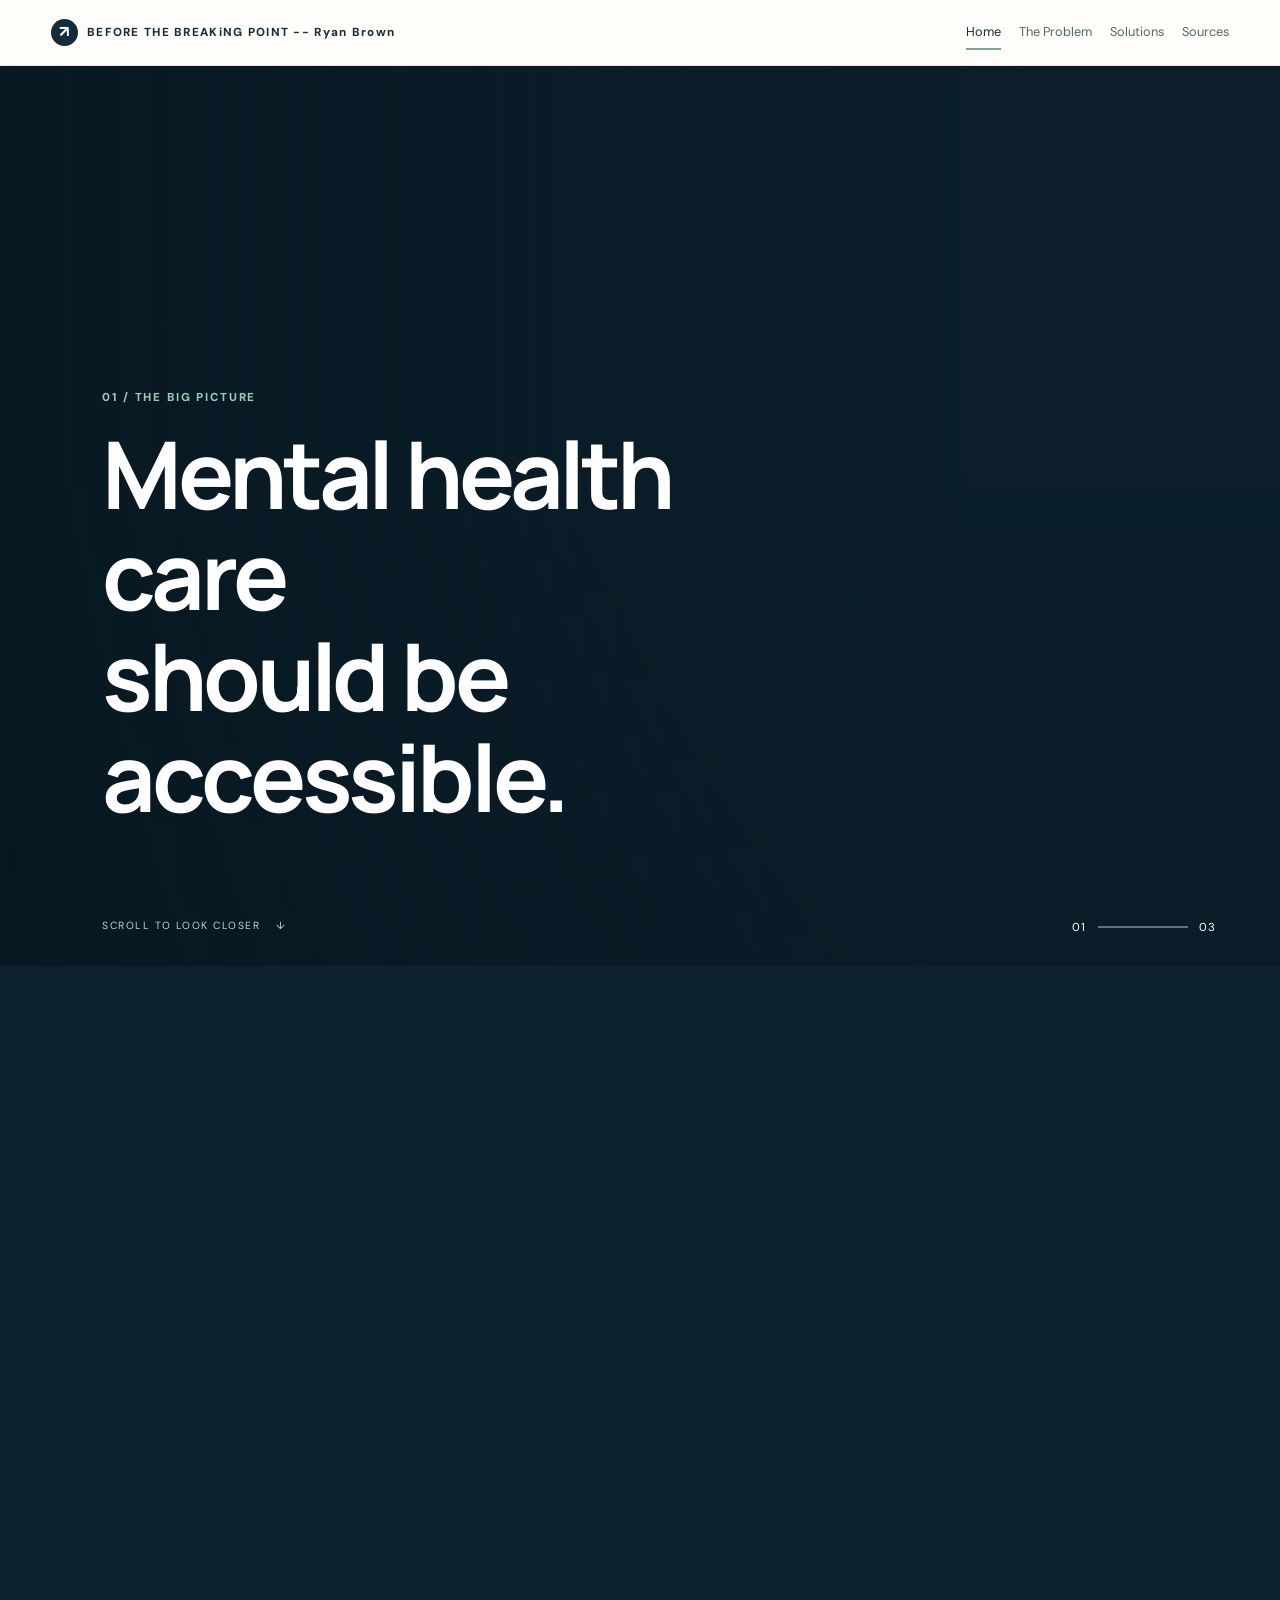
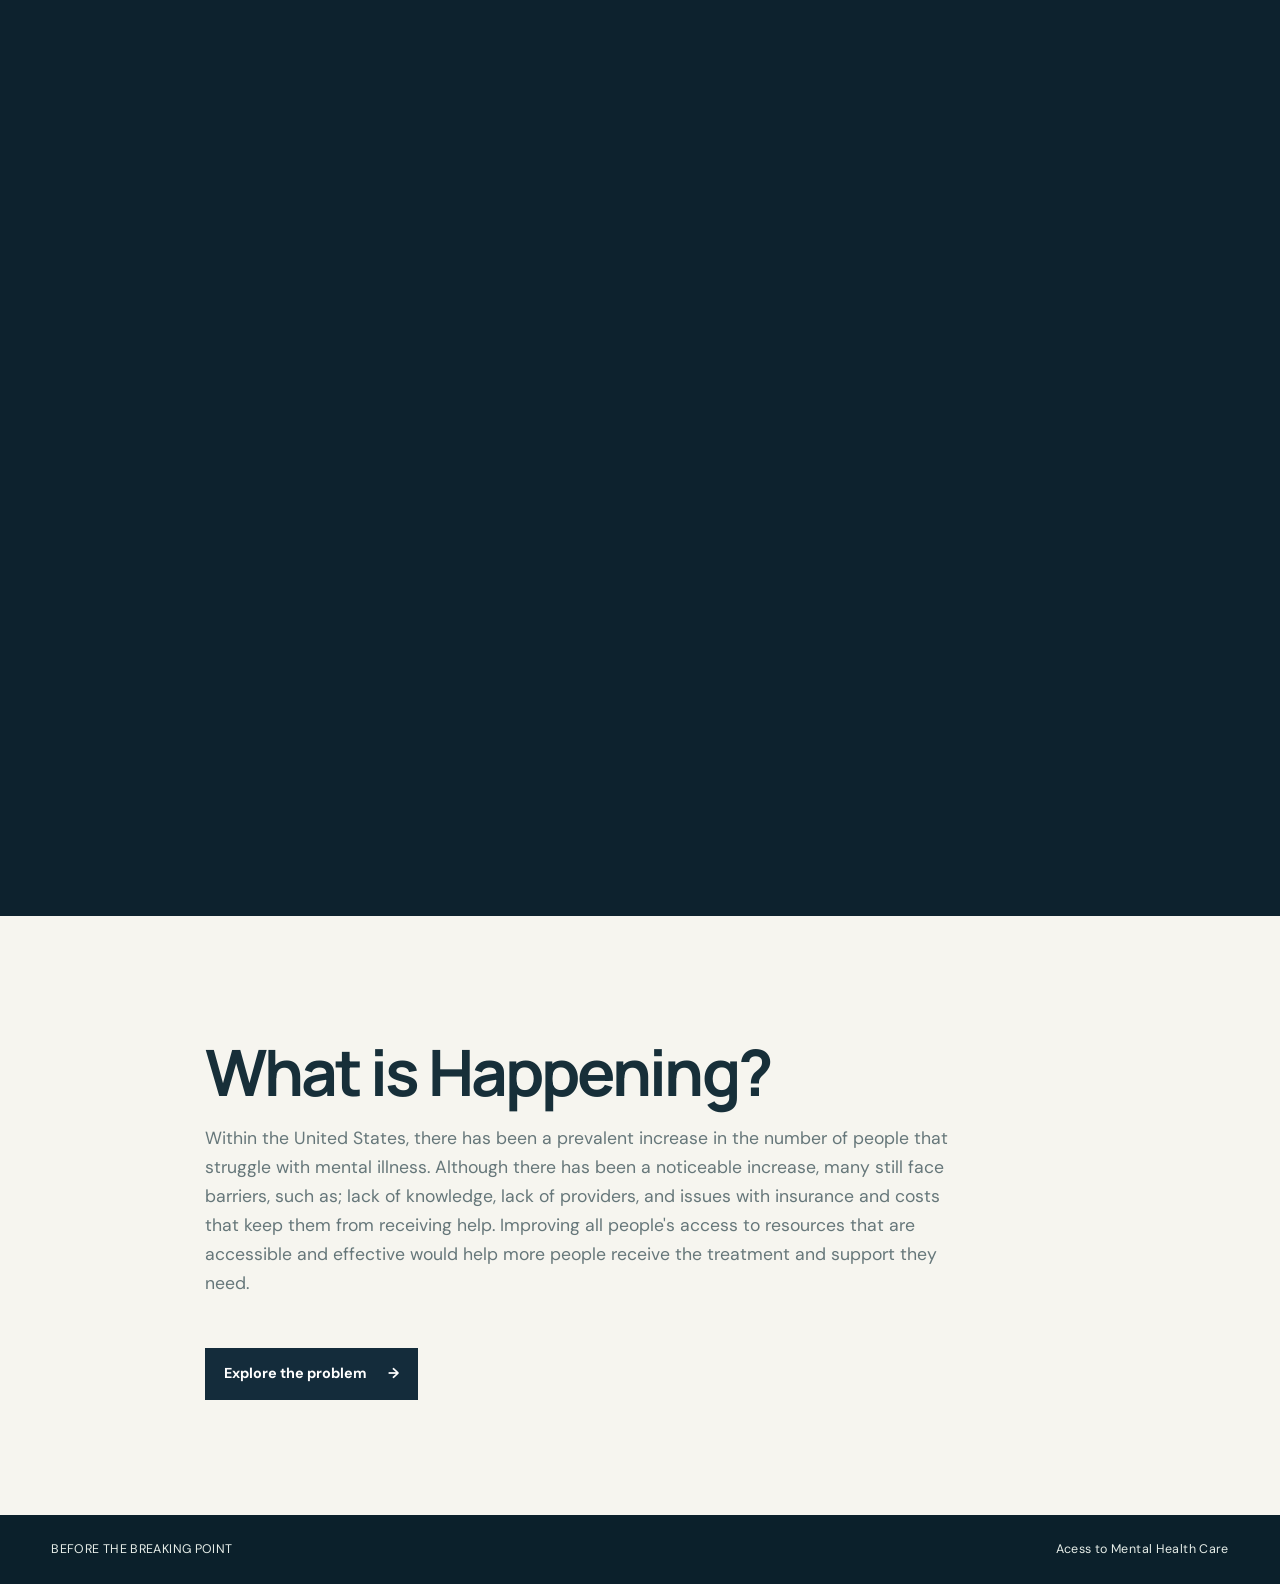
<file: index.html>
<!doctype html>
<html lang="en">
<head>
  <meta charset="utf-8">
  <meta name="viewport" content="width=device-width, initial-scale=1">
  <meta name="description" content="Home — Before the Breaking Point">
  <title>Home — Before the Breaking Point</title>
  <link rel="stylesheet" href="assets/style.css">
  <script src="assets/site.js" defer></script>
</head>
<body>
  <header class="site-header">
    <a class="brand" href="index.html"><span class="brand-mark">↗</span> BEFORE THE BREAKiNG POINT -- Ryan Brown</a>
    <button class="menu-toggle" aria-expanded="false" aria-controls="site-nav">Menu</button>
    <nav id="site-nav" class="site-nav" aria-label="Main navigation"><a class="active" href="index.html">Home</a>
<a  href="problem.html">The Problem</a>
<a  href="solutions.html">Solutions</a>
<a  href="sources.html">Sources</a></nav>
  </header>
  <main>
    <section class="zoom-journey" aria-label="Home scroll zoom story">
      <div class="zoom-stage">
        
      <article class="zoom-scene scene-0" data-index="0" style="--scene-image:url('https://flushinghospital.org/newsletter/wp-content/uploads/2024/11/GettyImages-1886286537.jpg')">
        <div class="scene-tint"></div>
        <div class="scene-copy">
          <p class="eyebrow">01 / THE BIG PICTURE</p>
          <h1>Mental health care<br>should be accessible.</h1>
        </div>
      </article>
      <article class="zoom-scene scene-1" data-index="1" style="--scene-image:url('https://www.ellucian.com/files/2026-08/news-image-new-ellucian-survey-finds-56-college-students-are-employed-full-time-89-would-change.jpg')">
        <div class="scene-tint"></div>
        <div class="scene-copy">
          <p class="eyebrow">02 / THE HIDDEN STRUGGLE</p>
          <h1>You can't always see<br>what someone is facing.</h1>
        </div>
      </article>
      <article class="zoom-scene scene-2" data-index="2" style="--scene-image:url('https://www.columbiasouthern.edu/hubfs/Imported_Blog_Media/stess-in-workplace-1.jpg')">
        <div class="scene-tint"></div>
        <div class="scene-copy">
          <p class="eyebrow">03 / THE QUESTION</p>
          <h1>What stands between<br>need and support?</h1>
        </div>
      </article>
        <div class="progress"><span id="progress-number">01</span><span class="progress-track"><i id="progress-fill"></i></span><span>03</span></div>
        <div class="scroll-hint">SCROLL TO LOOK CLOSER <span>↓</span></div>
      </div>
      <div class="scroll-length" aria-hidden="true"><div></div><div></div><div></div></div>
    </section>
    <section class="page-content">
      <h2>What is Happening?</h2>
      <p class="content-intro">Within the United States, there has been a prevalent increase in the number of people that struggle with mental illness. Although there has been a noticeable increase, many still face barriers, such as; lack of knowledge, lack of providers, and issues with insurance and costs that keep them from receiving help. Improving all people's access to resources that are accessible and effective would help more people receive the treatment and support they need.</p>
      
      
      <a class="next-button" href="problem.html">Explore the problem <span aria-hidden="true">→</span></a>
    </section>
  </main>
  <footer><span>BEFORE THE BREAKING POINT</span><span>Acess to Mental Health Care</span></footer>
</body>
</html>
</file>
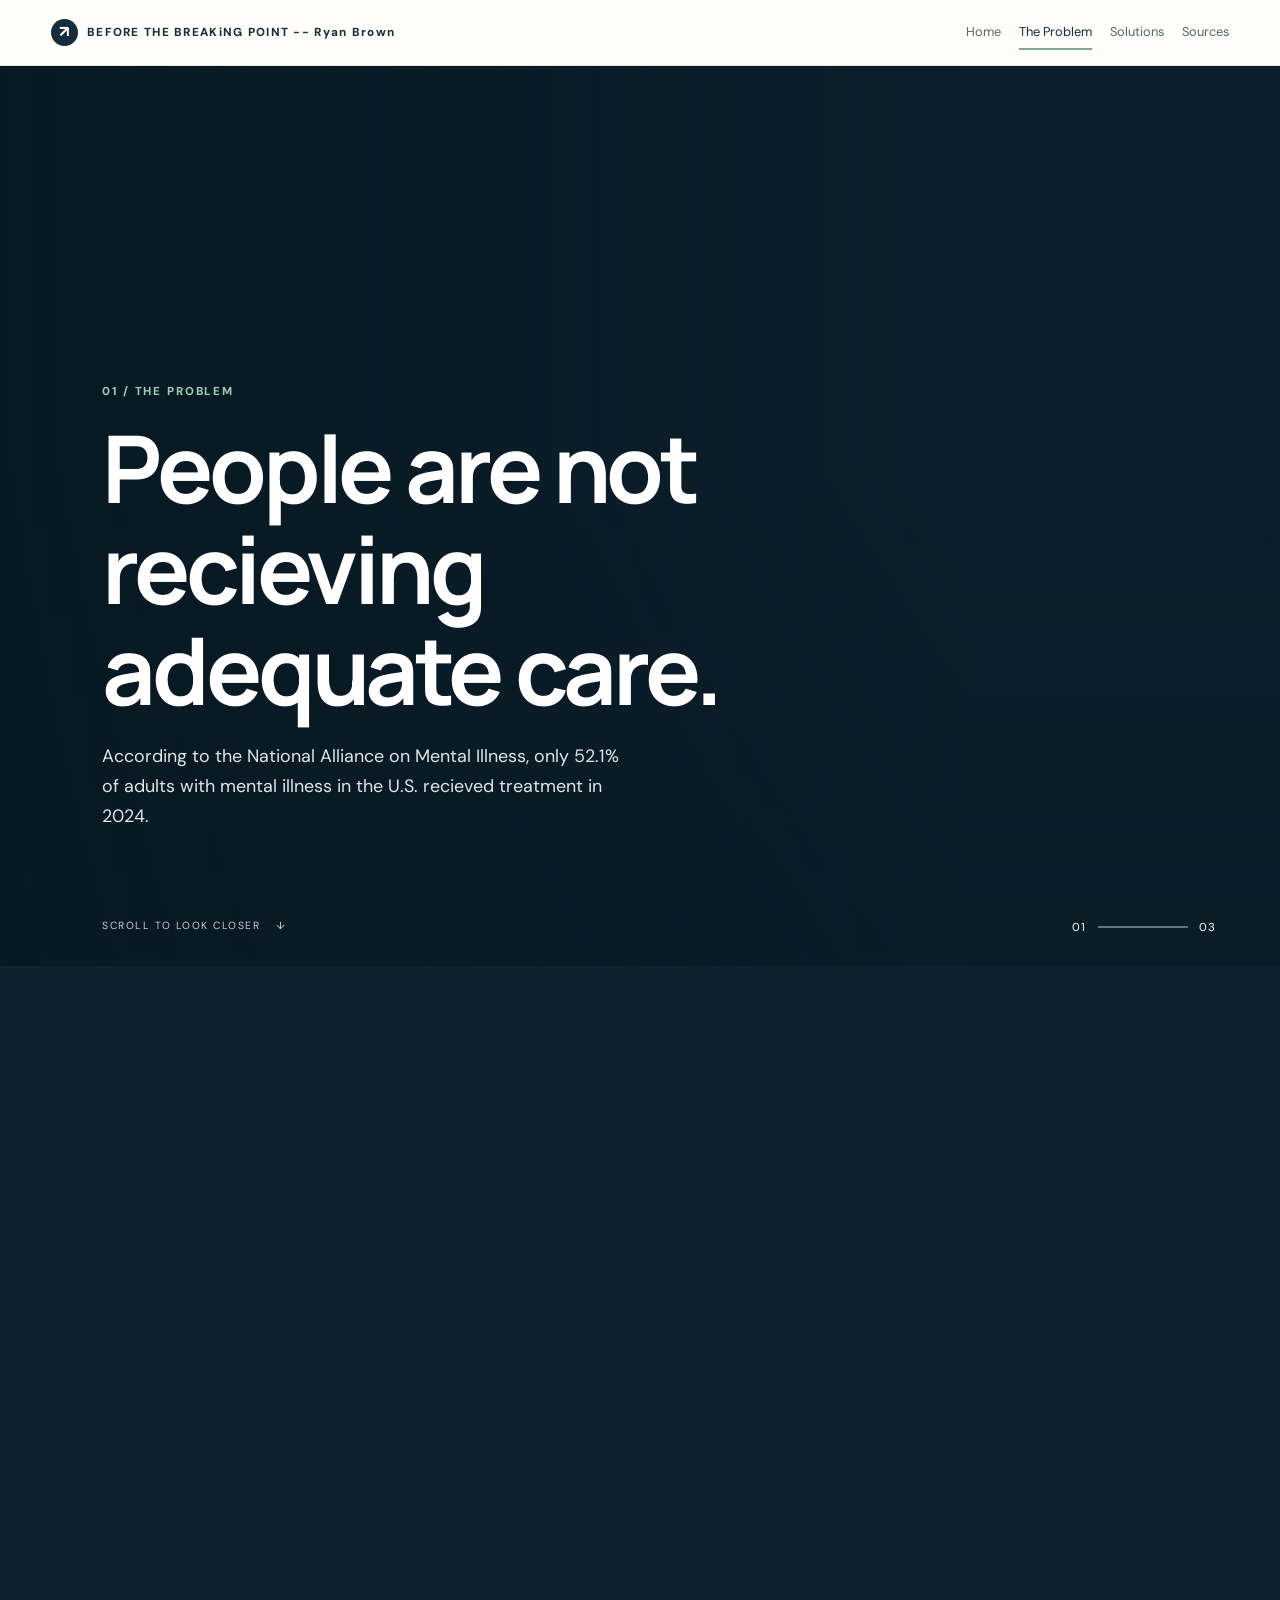
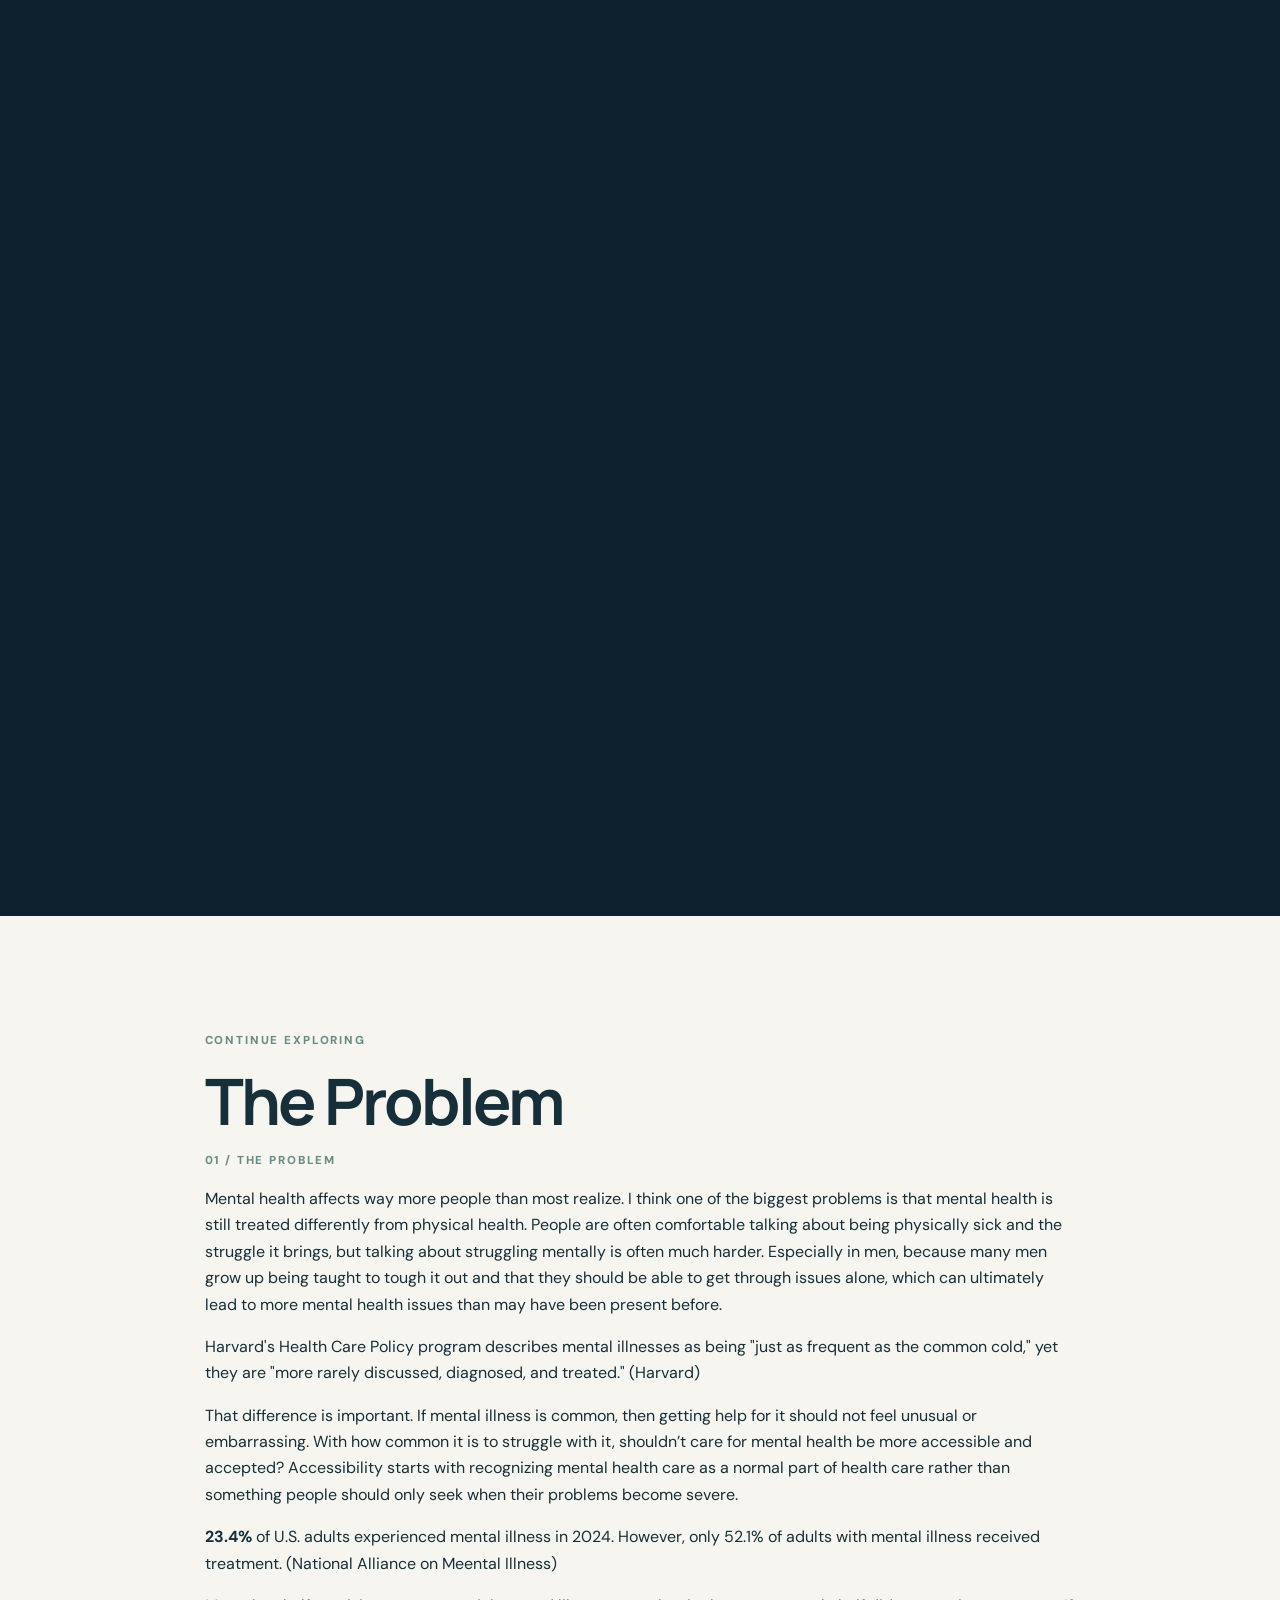
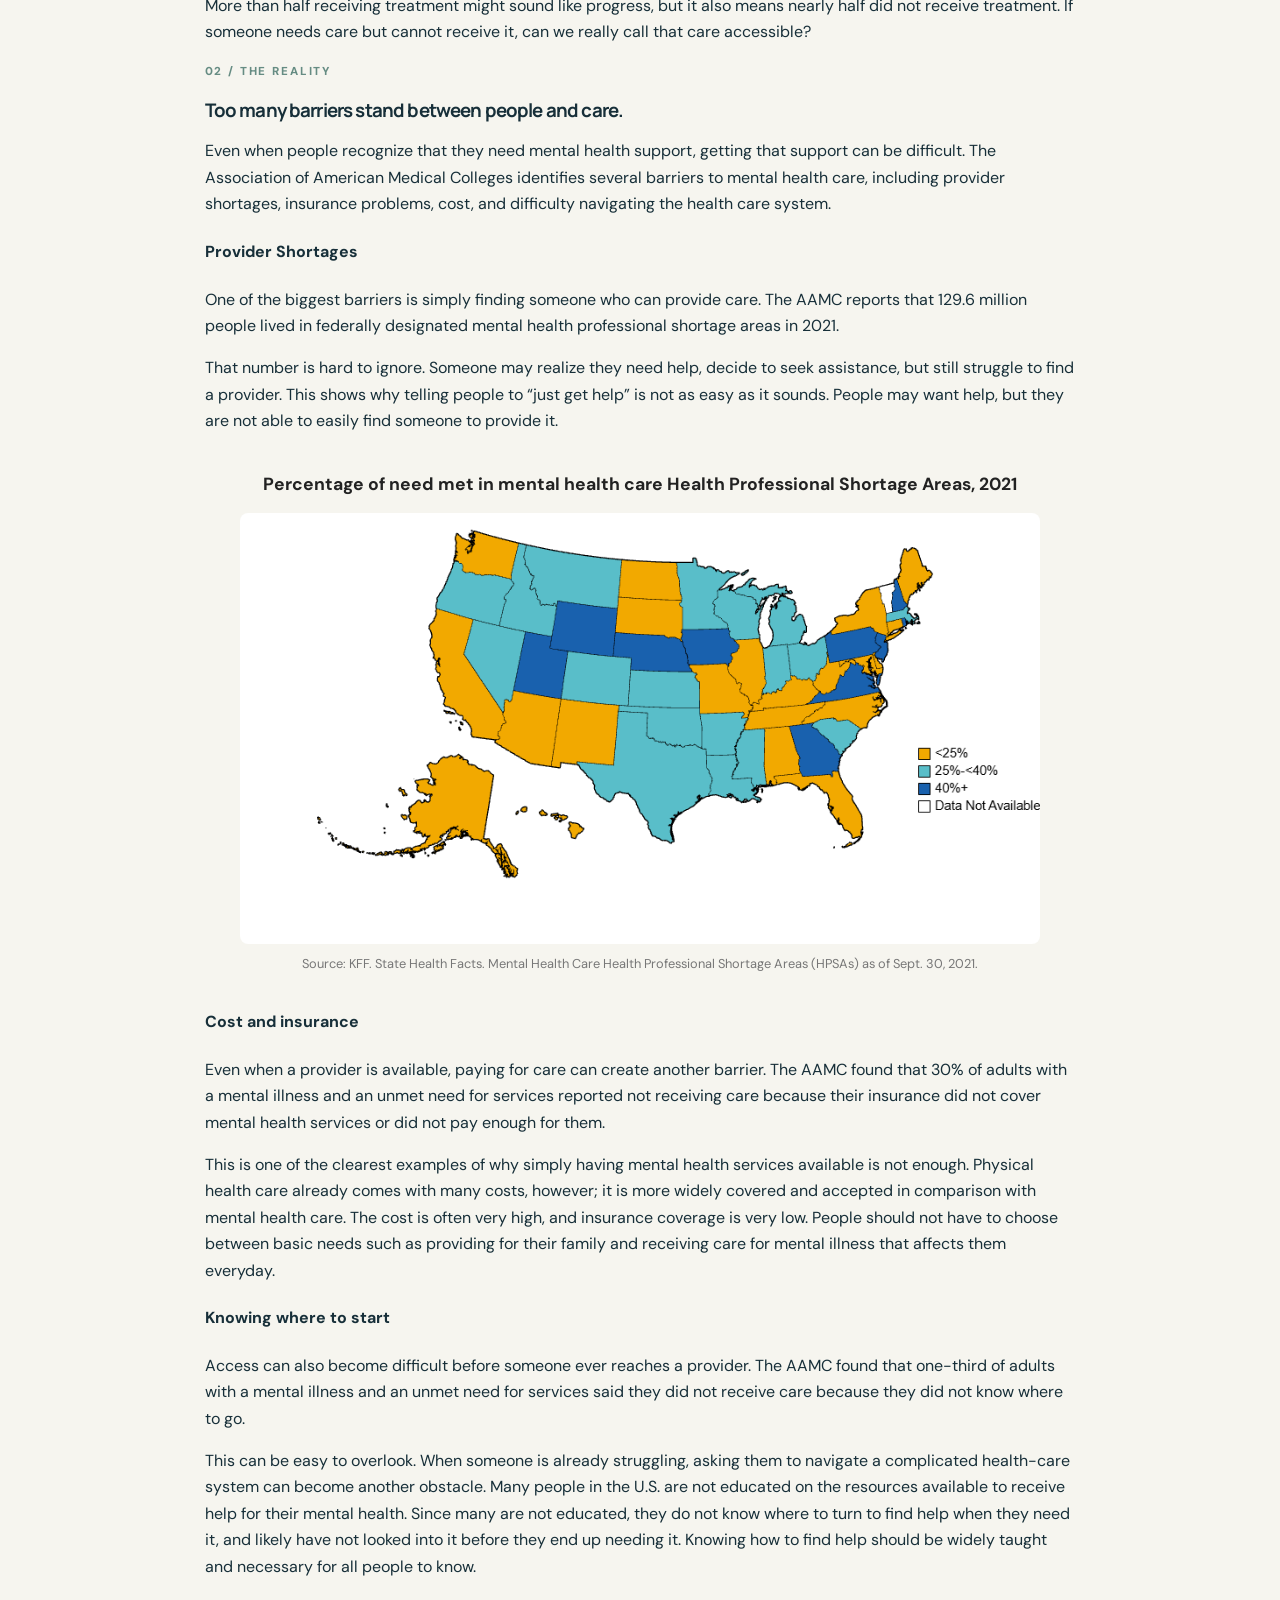
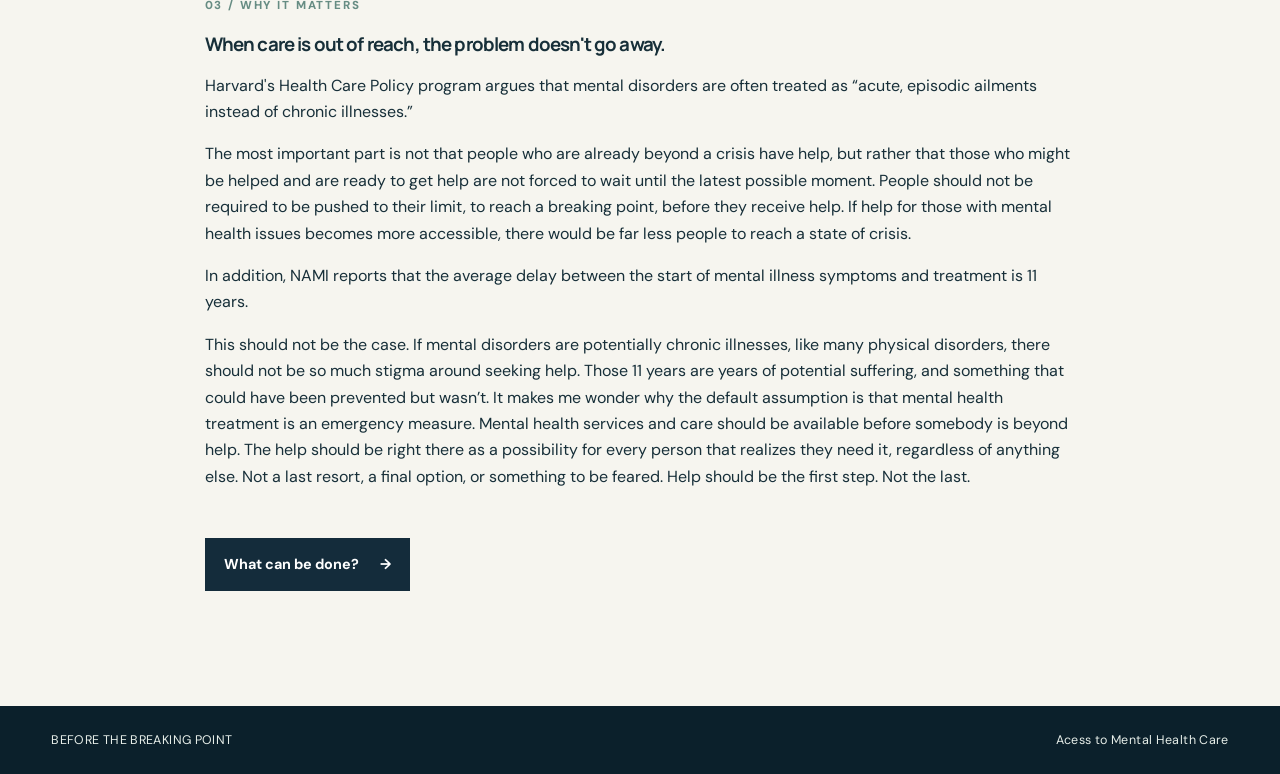
<file: problem.html>
<!doctype html>
<html lang="en">
<head>
  <meta charset="utf-8">
  <meta name="viewport" content="width=device-width, initial-scale=1">
  <meta name="description" content="The Problem — Before the Breaking Point">
  <title>The Problem — Before the Breaking Point</title>
  <link rel="stylesheet" href="assets/style.css">
  <script src="assets/site.js" defer></script>
</head>
<body>
  <header class="site-header">
    <a class="brand" href="index.html"><span class="brand-mark">↗</span> BEFORE THE BREAKiNG POINT -- Ryan Brown</a>
    <button class="menu-toggle" aria-expanded="false" aria-controls="site-nav">Menu</button>
    <nav id="site-nav" class="site-nav" aria-label="Main navigation"><a  href="index.html">Home</a>
<a class="active" href="problem.html">The Problem</a>
<a  href="solutions.html">Solutions</a>
<a  href="sources.html">Sources</a></nav>
  </header>
  <main>
    <section class="zoom-journey" aria-label="The Problem scroll zoom story">
      <div class="zoom-stage">
        
      <article class="zoom-scene scene-0" data-index="0" style="--scene-image:url('https://img.magnific.com/free-photo/hospital-hallway-perspective_23-2152005929.jpg?semt=ais_hybrid&w=740&q=80')">
        <div class="scene-tint"></div>
        <div class="scene-copy">
          <p class="eyebrow">01 / THE PROBLEM</p>
          <h1>People are not<br>recieving <br>adequate care.</h1>
          <p class="scene-description">According to the National Alliance on Mental Illness, only 52.1% of adults with mental illness in the U.S. recieved treatment in 2024. </p>
        </div>
      </article>
      <article class="zoom-scene scene-1" data-index="1" style="--scene-image:url('https://static.vecteezy.com/system/resources/thumbnails/072/502/784/small/young-person-trapped-behind-metal-bars-symbolizing-confinement-and-despair-photo.jpg')">
        <div class="scene-tint"></div>
        <div class="scene-copy">
          <p class="eyebrow">02 / THE REALITY</p>
          <h1>Barriers stand<br>between people and care.</h1>
          <p class="scene-description">In 2020, among adults aged 18 or older who had any mental illness in the past year and a perceived unmet need for services, 30% reported not receiving care because their health insurance did not cover any mental health services or did not pay enough for mental health services. (AAMC)</p>
        </div>
      </article>
      <article class="zoom-scene scene-2" data-index="2" style="--scene-image:url('https://cdn.dribbble.com/userupload/34957268/file/original-d750704a0057526f1fd37c4559c482a9.jpg')">
        <div class="scene-tint"></div>
        <div class="scene-copy">
          <p class="eyebrow">03 / WHY IT MATTERS</p>
          <h1>When care is out of reach, The problem doesn't go away.</h1>
          <p class="scene-description">Mental health can affect relationships, work, school, and everyday life. Getting support can change your life.</p>
        </div>
      </article>
        <div class="progress"><span id="progress-number">01</span><span class="progress-track"><i id="progress-fill"></i></span><span>03</span></div>
        <div class="scroll-hint">SCROLL TO LOOK CLOSER <span>↓</span></div>
      </div>
      <div class="scroll-length" aria-hidden="true"><div></div><div></div><div></div></div>
    </section>
   <section class="page-content">

  <p class="eyebrow">Continue exploring</p>
  <h2>The Problem</h2>

  </p>


  <!-- 01 / THE PROBLEM -->
  <article class="argument-section">

    <p class="eyebrow">01 / THE PROBLEM</p>


    <p>
      Mental health affects way more people than most realize. I think one of the biggest problems is that mental health is still treated differently from physical health. People are often comfortable talking about being physically sick and the struggle it brings, but talking about struggling mentally is often much harder. Especially in men, because many men grow up being taught to tough it out and that they should be able to get through issues alone, which can ultimately lead to more mental health issues than may have been present before.

    </p>

    <p>
      Harvard's Health Care Policy program describes mental illnesses as being
      "just as frequent as the common cold," yet they are "more rarely
      discussed, diagnosed, and treated."
      <span class="citation">(Harvard)</span>
    </p>

    <p>
      That difference is important. If mental illness is common, then getting help for it should not feel unusual or embarrassing. With how common it is to struggle with it, shouldn’t care for mental health be more accessible and accepted? Accessibility starts with recognizing mental health care as a normal part of health care rather than something people should only seek when their problems become severe.
    </p>

    <div class="evidence-box">
      <strong>23.4%</strong>
      <span>of U.S. adults experienced mental illness in 2024. However, only 52.1% of adults with mental illness received treatment.
</span>
      <span class="citation">(National Alliance on Meental Illness)</span>
    </div>

    <p>
      More than half receiving treatment might sound like progress, but it also means nearly half did not receive treatment. If someone needs care but cannot receive it, can we really call that care accessible? 

    </p>

  </article>


  <!-- 02 / THE REALITY -->
  <article class="argument-section">

    <p class="eyebrow">02 / THE REALITY</p>

    <h3>Too many barriers stand between people and care.</h3>

    <p>
      Even when people recognize that they need mental health support, getting
      that support can be difficult. The Association of American Medical
      Colleges identifies several barriers to mental health care, including
      provider shortages, insurance problems, cost, and difficulty navigating
      the health care system.
    </p>


    <h4>Provider Shortages</h4>

    <p>
      One of the biggest barriers is simply finding someone who can provide care. The AAMC reports that 129.6 million people lived in federally designated mental health professional shortage areas in 2021.
    </p>

    <p>
That number is hard to ignore. Someone may realize they need help, decide to seek assistance, but still struggle to find a provider. This shows why telling people to “just get help” is not as easy as it sounds. People may want help, but they are not able to easily find someone to provide it.
    </p>
<figure class="research-visual">
  <p class="graph-description">
    Percentage of need met in mental health care Health Professional Shortage Areas, 2021
  </p>

  <img
    src="assets/Provider Shortage Map.png"
    alt=""
  />

  <figcaption class="graph-source">
    Source: KFF. State Health Facts. Mental Health Care Health Professional Shortage Areas (HPSAs) as of Sept. 30, 2021.
  </figcaption>
</figure>

    <h4>Cost and insurance</h4>

    <p>
      Even when a provider is available, paying for care can create another barrier. The AAMC found that 30% of adults with a mental illness and an unmet need for services reported not receiving care because their insurance did not cover mental health services or did not pay enough for them.
    </p>

    <p>
      This is one of the clearest examples of why simply having mental health services available is not enough. Physical health care already comes with many costs, however; it is more widely covered and accepted in comparison with mental health care. The cost is often very high, and insurance coverage is very low. People should not have to choose between basic needs such as providing for their family and receiving care for mental illness that affects them everyday. 

    </p>


    <h4>Knowing where to start</h4>

    <p>
      Access can also become difficult before someone ever reaches a provider.
      The AAMC found that one-third of adults with a mental illness and an
      unmet need for services said they did not receive care because they
      did not know where to go.
    </p>

    <p>
      This can be easy to overlook. When someone is already struggling, asking them to navigate a complicated health-care system can become another obstacle. Many people in the U.S. are not educated on the resources available to receive help for their mental health. Since many are not educated, they do not know where to turn to find help when they need it, and likely have not looked into it before they end up needing it. Knowing how to find help should be widely taught and necessary for all people to know.
    </p>

  </article>


  <!-- 03 / WHY IT MATTERS -->
  <article class="argument-section">

    <p class="eyebrow">03 / WHY IT MATTERS</p>

    <h3>When care is out of reach, the problem doesn't go away.</h3>

    <p>
      Harvard's Health Care Policy program argues that mental disorders are often treated as “acute, episodic ailments instead of chronic illnesses.”
    </p>

    <p>
      The most important part is not that people who are already beyond a crisis have help, but rather that those who might be helped and are ready to get help are not forced to wait until the latest possible moment. People should not be required to be pushed to their limit, to reach a breaking point, before they receive help. If help for those with mental health issues becomes more accessible, there would be far less people to reach a state of crisis.

    </p>

    <div class="evidence-box">
      <span>In addition, NAMI reports that the average delay between the start of mental illness symptoms and treatment is 11 years.</span>
    </div>

    <p>
      This should not be the case. If mental disorders are potentially chronic illnesses, like many physical disorders, there should not be so much stigma around seeking help. Those 11 years are years of potential suffering, and something that could have been prevented but wasn’t. It makes me wonder why the default assumption is that mental health treatment is an emergency measure. Mental health services and care should be available before somebody is beyond help. The help should be right there as a possibility for every person that realizes they need it, regardless of anything else. Not a last resort, a final option, or something to be feared. Help should be the first step. Not the last.
    </p>


  </article>


  <a class="next-button" href="solutions.html">
    What can be done? <span aria-hidden="true">→</span>
  </a>

</section>
  </main>
  <footer><span>BEFORE THE BREAKING POINT</span><span>Acess to Mental Health Care</span></footer>
</body>
</html>
</file>
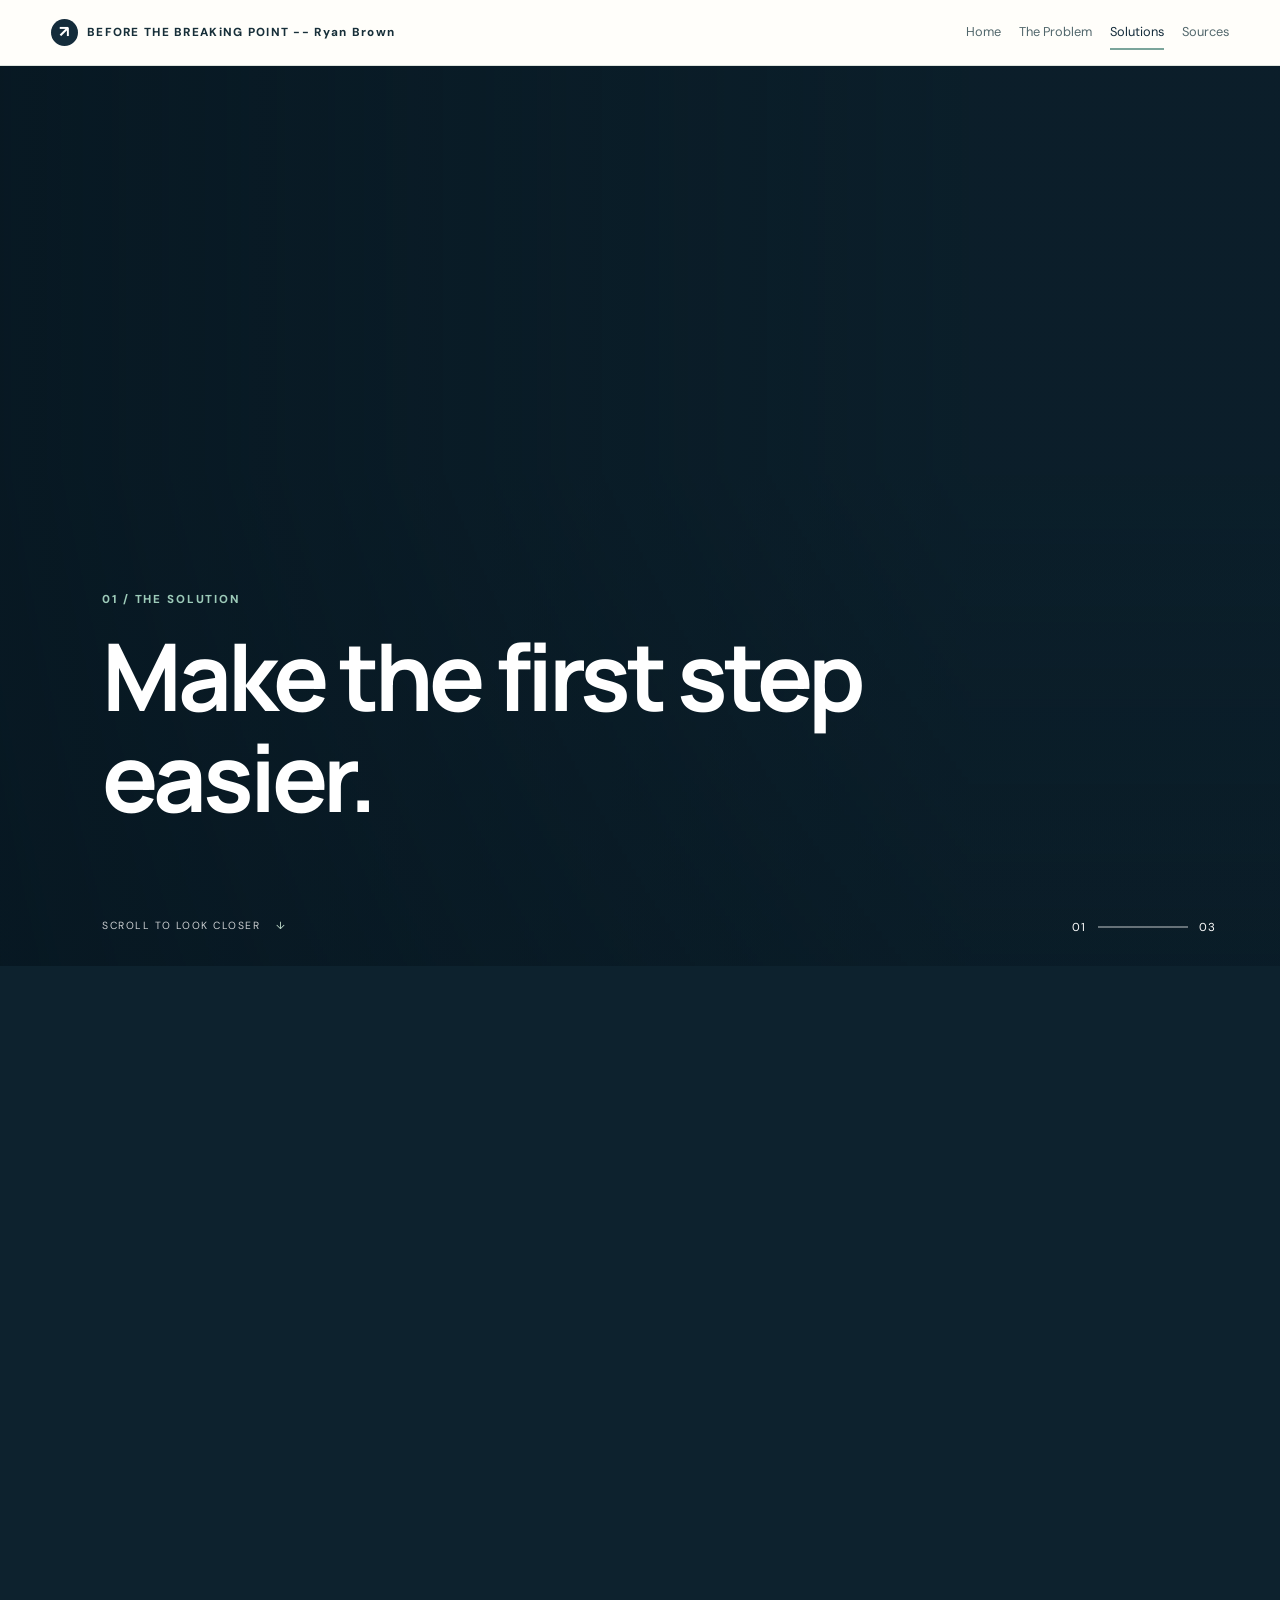
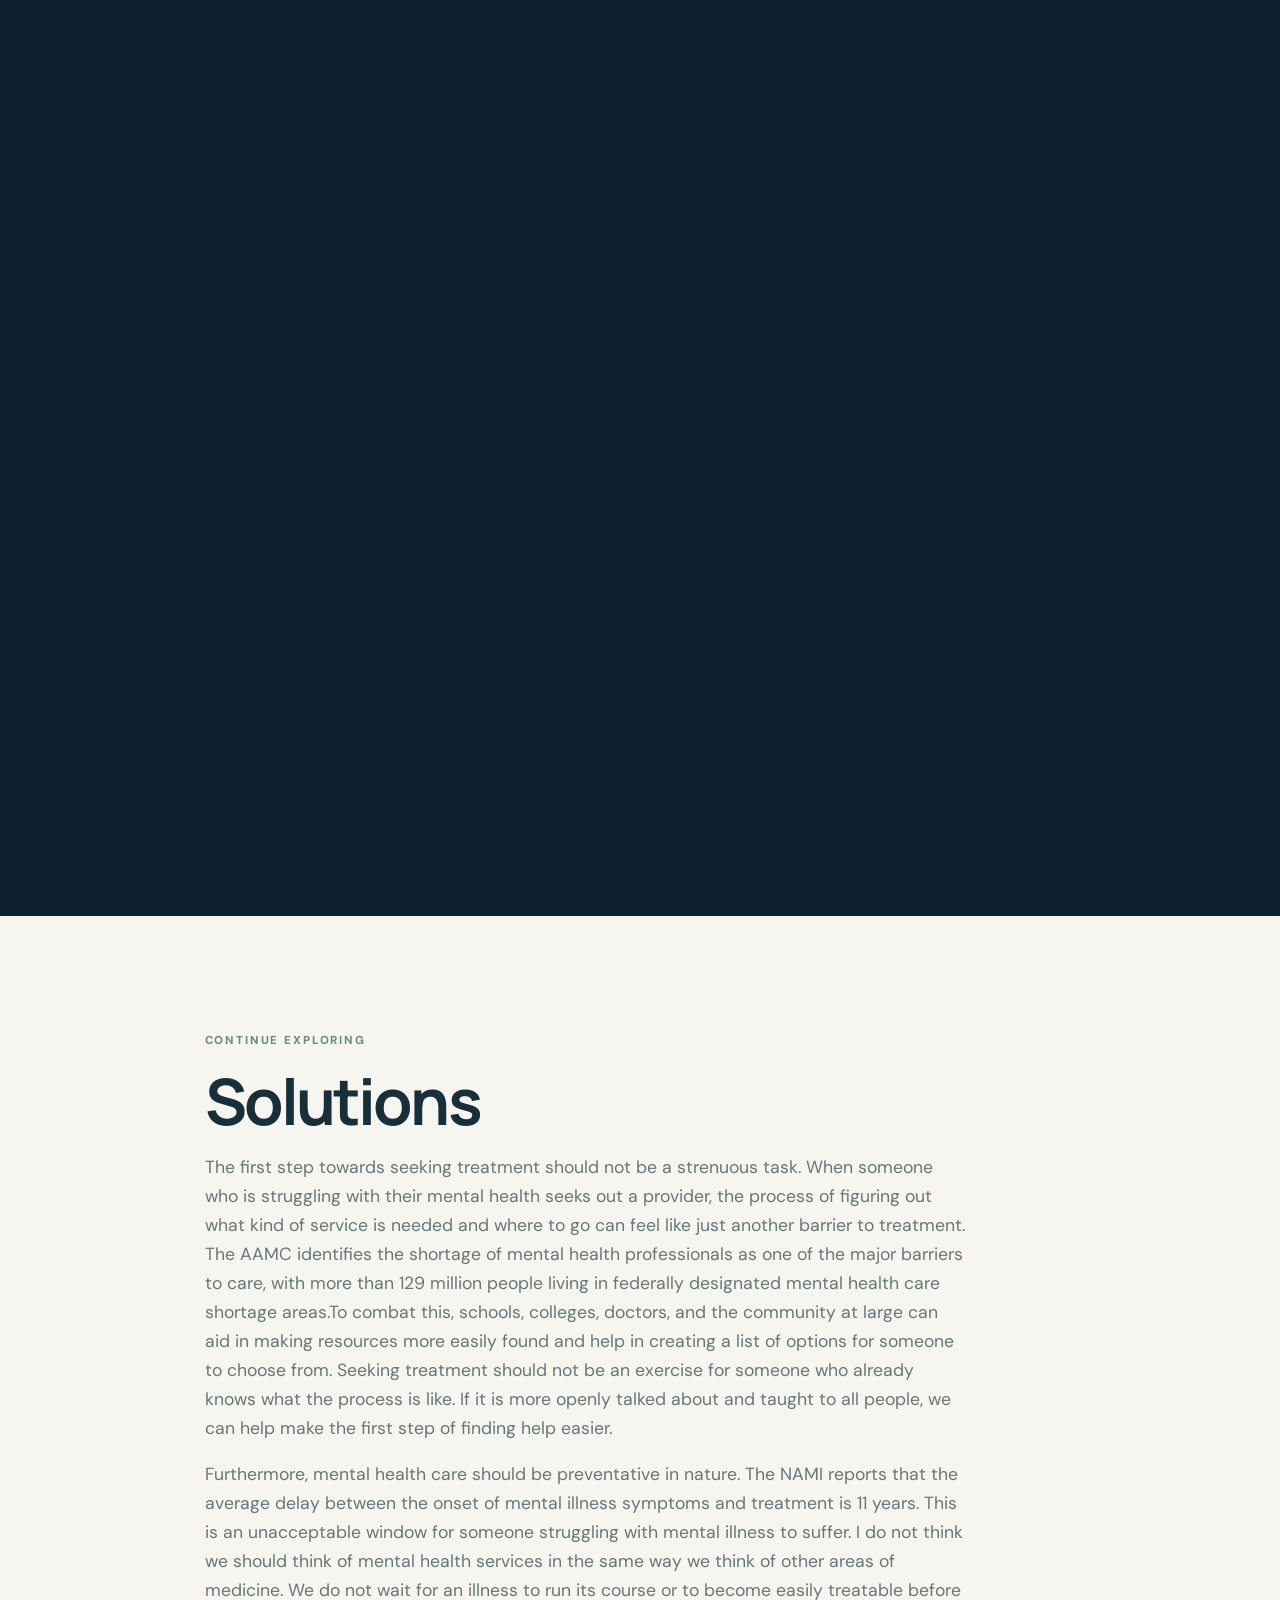
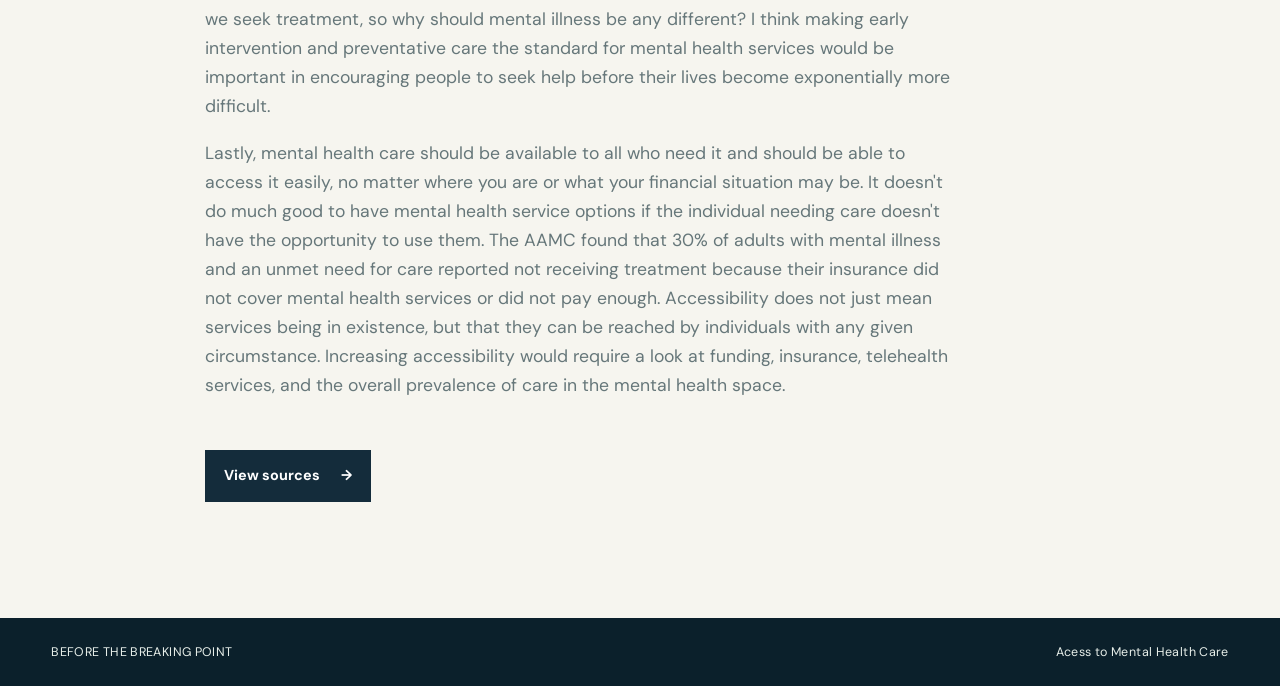
<file: solutions.html>
<!doctype html>
<html lang="en">
<head>
  <meta charset="utf-8">
  <meta name="viewport" content="width=device-width, initial-scale=1">
  <meta name="description" content="Solutions — Before the Breaking Point">
  <title>Solutions — Before the Breaking Point</title>
  <link rel="stylesheet" href="assets/style.css">
  <script src="assets/site.js" defer></script>
</head>
<body>
  <header class="site-header">
    <a class="brand" href="index.html"><span class="brand-mark">↗</span> BEFORE THE BREAKiNG POINT -- Ryan Brown</a>
    <button class="menu-toggle" aria-expanded="false" aria-controls="site-nav">Menu</button>
    <nav id="site-nav" class="site-nav" aria-label="Main navigation"><a  href="index.html">Home</a>
<a  href="problem.html">The Problem</a>
<a class="active" href="solutions.html">Solutions</a>
<a  href="sources.html">Sources</a></nav>
  </header>
  <main>
    <section class="zoom-journey" aria-label="Solutions scroll zoom story">
      <div class="zoom-stage">
        
      <article class="zoom-scene scene-0" data-index="0" style="--scene-image:url('https://therapeuticalliancesuites.com/wp-content/uploads/2025/04/Image-Jun-30-2025-10_38_48-PM.png')">
        <div class="scene-tint"></div>
        <div class="scene-copy">
          <p class="eyebrow">01 / THE SOLUTION</p>
          <h1>Make the first step easier.</h1>
        </div>
      </article>
      <article class="zoom-scene scene-1" data-index="1" style="--scene-image:url('https://img.stablecog.com/insecure/1024w/aHR0cHM6Ly9iLnN0YWJsZWNvZy5jb20vZGI1M2QzNDYtNjEwMy00NjYxLWE2N2YtYzY3ODc5NTFmYjFhLmpwZWc.webp')">
        <div class="scene-tint"></div>
        <div class="scene-copy">
          <p class="eyebrow">02 / GET SUPPORT SOONER</p>
          <h1>Don't wait for a crisis to seek help.</h1>
        </div>
      </article>
      <article class="zoom-scene scene-2" data-index="2" style="--scene-image:url('https://hscnews.usc.edu/wp-content/uploads/2022/10/shutterstock_1411827098.jpg')">
        <div class="scene-tint"></div>
        <div class="scene-copy">
          <p class="eyebrow">03 / ACCESS FOR EVERYONE</p>
          <h1>Make care available to all people who need it.</h1>
        </div>
      </article>
        <div class="progress"><span id="progress-number">01</span><span class="progress-track"><i id="progress-fill"></i></span><span>03</span></div>
        <div class="scroll-hint">SCROLL TO LOOK CLOSER <span>↓</span></div>
      </div>
      <div class="scroll-length" aria-hidden="true"><div></div><div></div><div></div></div>
    </section>
    <section class="page-content">
      <p class="eyebrow">Continue exploring</p>
      <h2>Solutions</h2>
      <p class="content-intro">The first step towards seeking treatment should not be a strenuous task. When someone who is struggling with their mental health seeks out a provider, the process of figuring out what kind of service is needed and where to go can feel like just another barrier to treatment. The AAMC identifies the shortage of mental health professionals as one of the major barriers to care, with more than 129 million people living in federally designated mental health care shortage areas.To combat this, schools, colleges, doctors, and the community at large can aid in making resources more easily found and help in creating a list of options for someone to choose from. Seeking treatment should not be an exercise for someone who already knows what the process is like. If it is more openly talked about and taught to all people, we can help make the first step of finding help easier.
        </p>
      <p class="content-intro"> Furthermore, mental health care should be preventative in nature. The NAMI reports that the average delay between the onset of mental illness symptoms and treatment is 11 years. This is an unacceptable window for someone struggling with mental illness to suffer. I do not think we should think of mental health services in the same way we think of other areas of medicine. We do not wait for an illness to run its course or to become easily treatable before we seek treatment, so why should mental illness be any different? I think making early intervention and preventative care the standard for mental health services would be important in encouraging people to seek help before their lives become exponentially more difficult.
      </p>
      <p class="content-intro">Lastly, mental health care should be available to all who need it and should be able to access it easily, no matter where you are or what your financial situation may be. It doesn't do much good to have mental health service options if the individual needing care doesn't have the opportunity to use them. The AAMC found that 30% of adults with mental illness and an unmet need for care reported not receiving treatment because their insurance did not cover mental health services or did not pay enough. Accessibility does not just mean services being in existence, but that they can be reached by individuals with any given circumstance. Increasing accessibility would require a look at funding, insurance, telehealth services, and the overall prevalence of care in the mental health space.
</p>

      <a class="next-button" href="sources.html">View sources <span aria-hidden="true">→</span></a>
    </section>
  </main>
  <footer><span>BEFORE THE BREAKING POINT</span><span>Acess to Mental Health Care</span></footer>
</body>
</html>
</file>
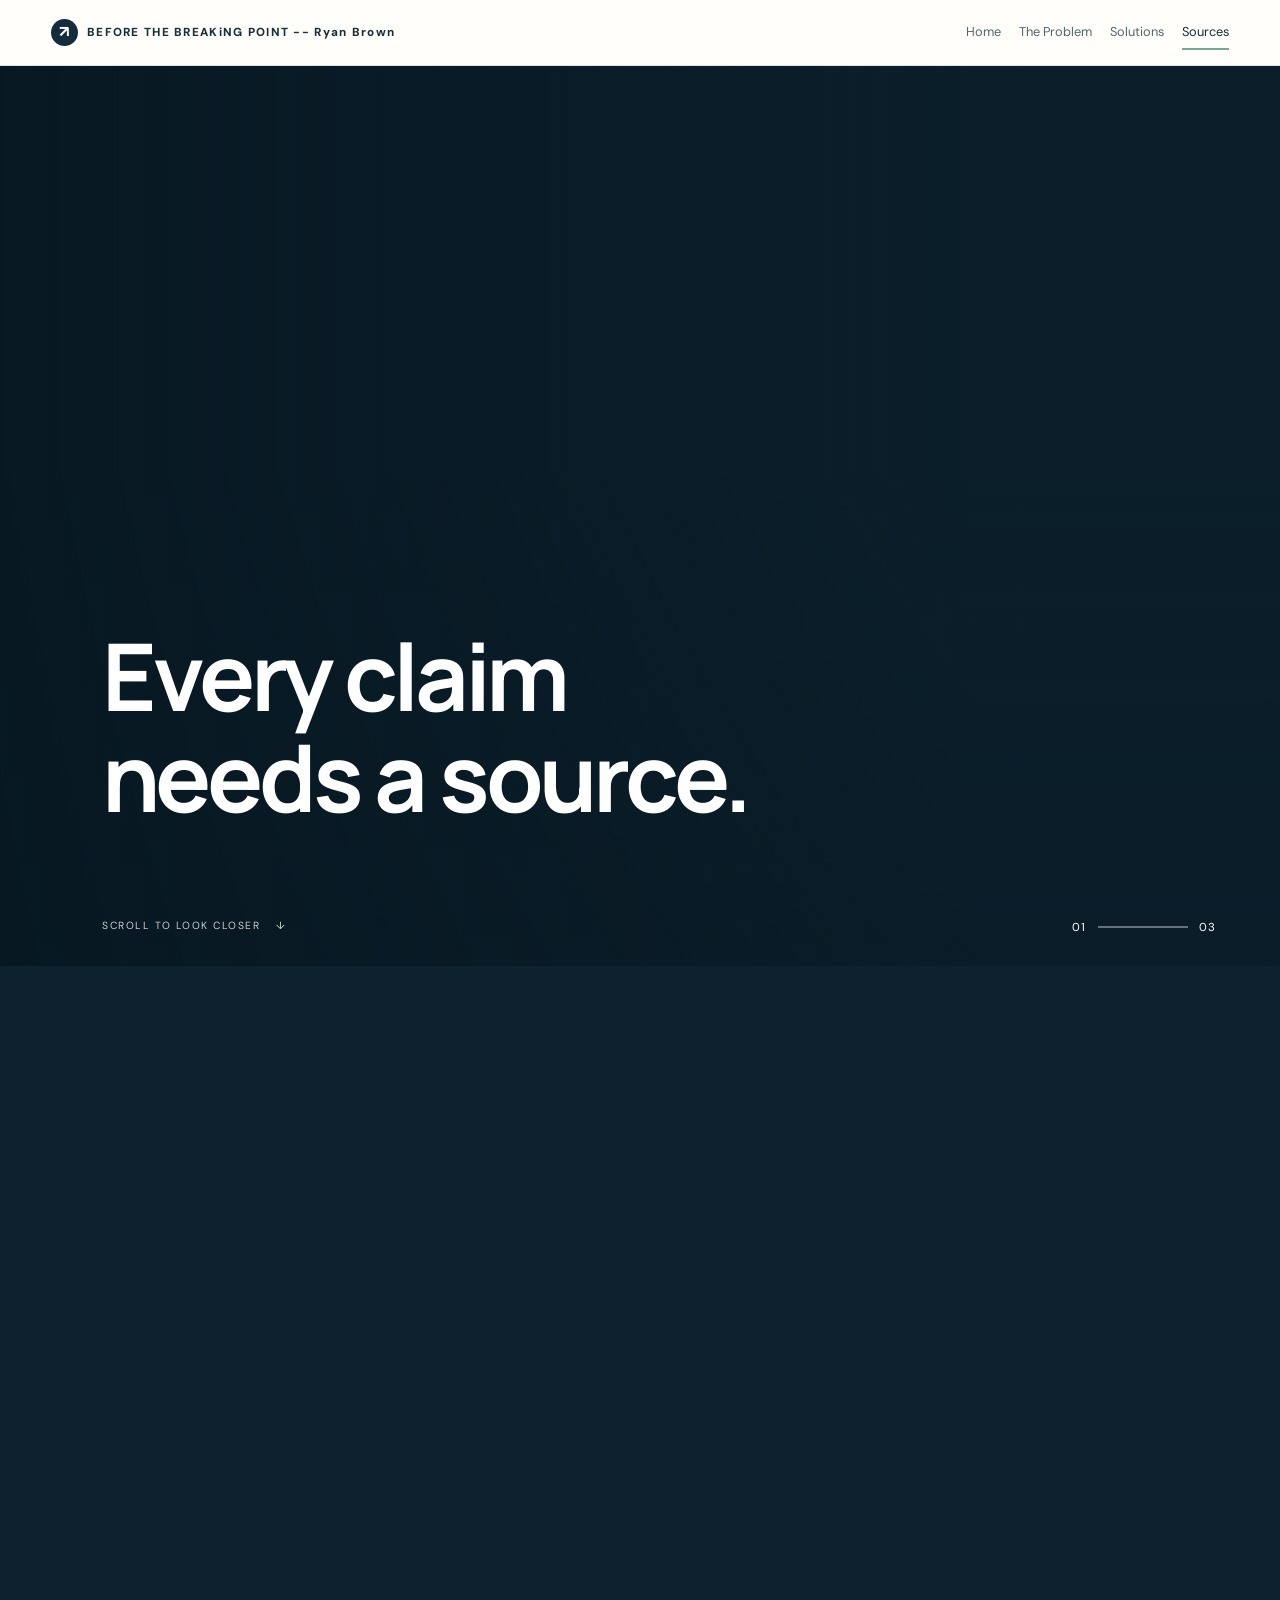
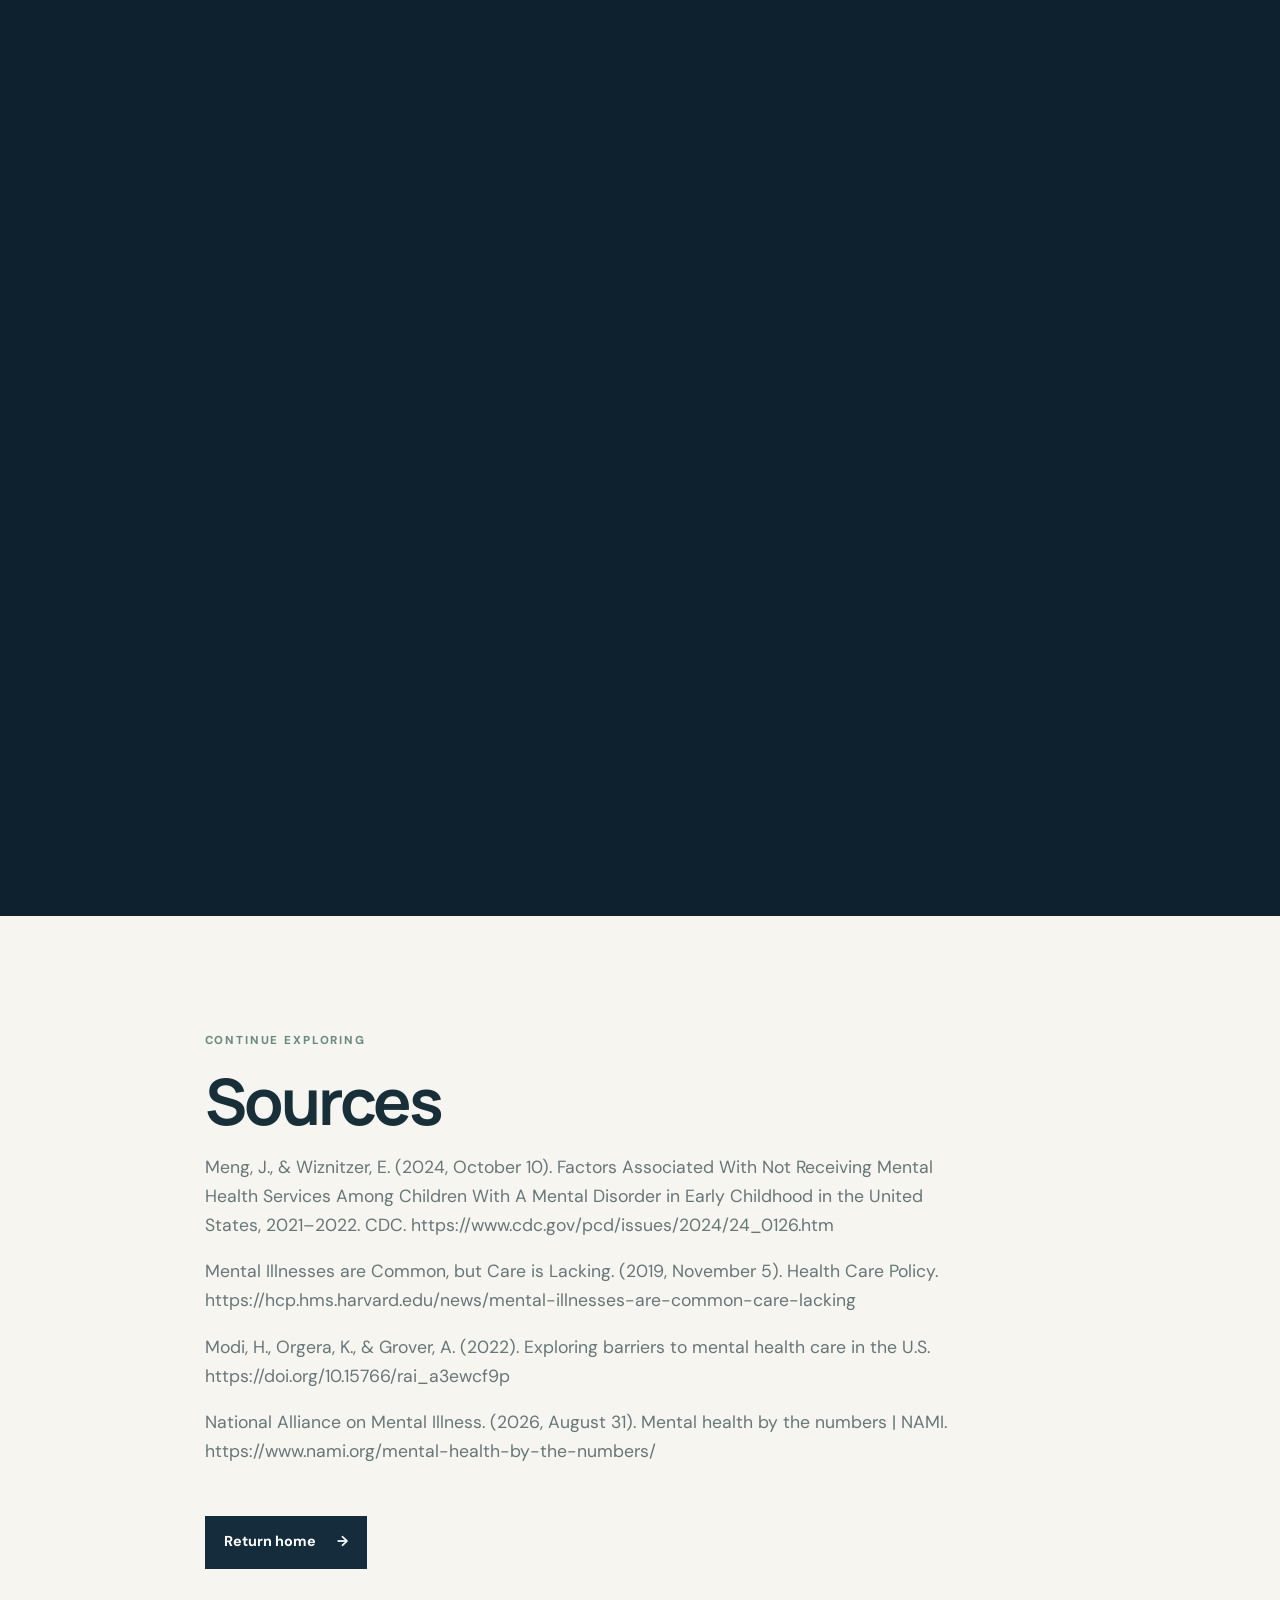
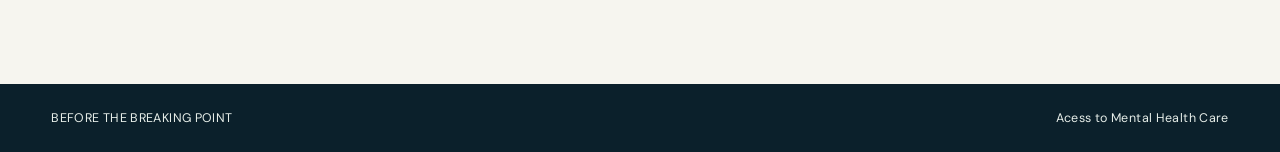
<file: sources.html>
<!doctype html>
<html lang="en">
<head>
  <meta charset="utf-8">
  <meta name="viewport" content="width=device-width, initial-scale=1">
  <meta name="description" content="Sources — Before the Breaking Point">
  <title>Sources — Before the Breaking Point</title>
  <link rel="stylesheet" href="assets/style.css">
  <script src="assets/site.js" defer></script>
</head>
<body>
  <header class="site-header">
    <a class="brand" href="index.html"><span class="brand-mark">↗</span> BEFORE THE BREAKiNG POINT -- Ryan Brown</a>
    <button class="menu-toggle" aria-expanded="false" aria-controls="site-nav">Menu</button>
    <nav id="site-nav" class="site-nav" aria-label="Main navigation"><a  href="index.html">Home</a>
<a  href="problem.html">The Problem</a>
<a  href="solutions.html">Solutions</a>
<a class="active" href="sources.html">Sources</a></nav>
  </header>
  <main>
    <section class="zoom-journey" aria-label="Sources scroll zoom story">
      <div class="zoom-stage">
        
      <article class="zoom-scene scene-0" data-index="0" style="--scene-image:url('https://images.unsplash.com/photo-1516321318423-f06f85e504b3?auto=format&fit=crop&w=2200&q=85')">
        <div class="scene-tint"></div>
        <div class="scene-copy">
          <h1>Every claim<br>needs a source.</h1>
        </div>
      </article>
      <article class="zoom-scene scene-1" data-index="1" style="--scene-image:url('https://www.sediasystems.com/img/blog/ft20.jpg')">
        <div class="scene-tint"></div>
        <div class="scene-copy">
          <h1>Dates and populations<br>matter.</h1>
        </div>
      </article>
      <article class="zoom-scene scene-2" data-index="2" style="--scene-image:url('https://files-storage-l.nyc3.digitaloceanspaces.com/epic-essay/HREVqdEOERFfMAiKwDv922XD24HdKIhGfJMq1bZP.png')">
        <div class="scene-tint"></div>
        <div class="scene-copy">
          <h1>Show readers<br>where the facts came from.</h1>
        </div>
      </article>
        <div class="progress"><span id="progress-number">01</span><span class="progress-track"><i id="progress-fill"></i></span><span>03</span></div>
        <div class="scroll-hint">SCROLL TO LOOK CLOSER <span>↓</span></div>
      </div>
      <div class="scroll-length" aria-hidden="true"><div></div><div></div><div></div></div>
    </section>
    <section class="page-content">
      <p class="eyebrow">Continue exploring</p>
      <h2>Sources</h2>
      <p class="content-intro">Meng, J., & Wiznitzer, E. (2024, October 10). Factors Associated With Not Receiving Mental Health Services Among Children With A Mental Disorder in Early Childhood in the United States, 2021–2022. CDC. https://www.cdc.gov/pcd/issues/2024/24_0126.htm
</p>
<p class="content-intro">Mental Illnesses are Common, but Care is Lacking. (2019, November 5). Health Care Policy. https://hcp.hms.harvard.edu/news/mental-illnesses-are-common-care-lacking
</p>
<p class="content-intro">Modi, H., Orgera, K., & Grover, A. (2022). Exploring barriers to mental health care in the U.S. https://doi.org/10.15766/rai_a3ewcf9p
</p>
<p class="content-intro">National Alliance on Mental Illness. (2026, August 31). Mental health by the numbers | NAMI. https://www.nami.org/mental-health-by-the-numbers/
</p>
      
      <a class="next-button" href="index.html">Return home <span aria-hidden="true">→</span></a>
    </section>
  </main>
  <footer><span>BEFORE THE BREAKING POINT</span><span>Acess to Mental Health Care</span></footer>
</body>
</html>
</file>
<file: assets/style.css>
@import url('https://fonts.googleapis.com/css2?family=DM+Sans:wght@400;500;600;700&family=Manrope:wght@400;500;600;700;800&display=swap');
:root{--navy:#142c3b;--teal:#7ba59b;--green:#c3dfce;--cream:#f6f5ef;--paper:#fffefa;--ink:#172f39;--muted:#66777a}
*{box-sizing:border-box}html{scroll-behavior:smooth}body{margin:0;background:var(--cream);color:var(--ink);font-family:"DM Sans",sans-serif;line-height:1.65}a{color:inherit}
.site-header{position:sticky;top:0;z-index:100;display:flex;justify-content:space-between;align-items:center;gap:1.2rem;padding:.9rem clamp(1rem,4vw,3.5rem);background:rgba(255,254,250,.95);backdrop-filter:blur(14px);border-bottom:1px solid #dfe5df}
.brand{display:inline-flex;align-items:center;gap:.55rem;text-decoration:none;font-size:.73rem;font-weight:800;letter-spacing:.11em;white-space:nowrap}.brand-mark{display:grid;place-items:center;width:27px;height:27px;border-radius:50%;background:var(--navy);color:white;font-size:1rem}
.site-nav{display:flex;align-items:center;gap:clamp(.55rem,1.4vw,1.2rem)}.site-nav a{font-size:.8rem;text-decoration:none;color:#52676c;padding:.4rem 0;border-bottom:2px solid transparent}.site-nav a:hover,.site-nav a.active{color:var(--navy);border-color:var(--teal)}.menu-toggle{display:none;background:transparent;border:1px solid #dfe5df;border-radius:99px;padding:.5rem .85rem}
h1,h2,h3{font-family:Manrope,sans-serif;letter-spacing:-.045em;line-height:1.08}h1{font-size:clamp(3rem,7.3vw,7rem);margin:.5rem 0 1.4rem;font-weight:700}h2{font-size:clamp(2.4rem,5vw,4.8rem);margin:.4rem 0 1rem}.eyebrow{margin:0 0 1rem;color:#9dcbb9;font-size:.72rem;font-weight:800;letter-spacing:.16em;text-transform:uppercase}
.zoom-journey{position:relative;height:450vh;background:#0d222e}.zoom-stage{position:sticky;top:0;height:calc(100vh - 0px);overflow:hidden;isolation:isolate;background:#0d222e}
.zoom-scene{position:absolute;inset:0;visibility:hidden;opacity:0;overflow:hidden;background-image:var(--scene-image);background-size:cover;background-position:center;transform:scale(1);transform-origin:var(--focus-x,65%) var(--focus-y,43%);will-change:transform,clip-path,opacity}
.zoom-scene::before{content:"";position:absolute;inset:-3%;background-image:var(--scene-image);background-size:cover;background-position:center;transform:scale(1.02);will-change:transform}
.zoom-scene.active{visibility:visible}
.scene-tint{position:absolute;inset:0;z-index:1;background:linear-gradient(90deg,rgba(7,23,33,.83),rgba(7,23,33,.3) 76%),linear-gradient(0deg,rgba(7,23,33,.25),transparent 55%)}
.scene-copy{position:absolute;z-index:3;left:clamp(1.4rem,8vw,7rem);bottom:clamp(5rem,13vh,9rem);max-width:760px;color:white;opacity:0;transform:translateY(18px);transition:opacity .3s ease,transform .3s ease;pointer-events:none}
.zoom-scene.active .scene-copy{opacity:1;transform:translateY(0)}
.scene-copy h1{max-width:820px}.scene-description{max-width:520px;color:#e0e7e7;font-size:clamp(1rem,1.4vw,1.2rem)}
.progress{position:absolute;z-index:20;right:clamp(1.2rem,5vw,4rem);bottom:1.8rem;display:flex;align-items:center;gap:.7rem;color:white;font-size:.72rem;letter-spacing:.1em}.progress-track{width:90px;height:2px;background:#ffffff60}.progress-track i{display:block;width:0;height:100%;background:#c3dfce}
.scroll-hint{position:absolute;z-index:20;left:clamp(1.4rem,8vw,7rem);bottom:2rem;color:#ffffffc9;font-size:.65rem;letter-spacing:.14em}.scroll-hint span{color:#c3dfce;margin-left:.7rem}
.scroll-length{height:450vh;margin-top:-450vh;position:relative;pointer-events:none}.scroll-length div{height:100vh}
.page-content{max-width:1050px;margin:auto;padding:clamp(4rem,9vw,8rem) clamp(1.3rem,7vw,6rem)}.page-content .eyebrow{color:#668c83}.page-content h2{max-width:800px}.content-intro{max-width:760px;color:var(--muted);font-size:1.1rem}
.research-placeholder{margin-top:2rem;padding:1.5rem 1.7rem;border-left:3px solid var(--teal);background:#e8eee7}.research-placeholder p{color:#52676c}.small-note{font-size:.85rem;color:#8a6b37!important}
.next-button{display:inline-flex;align-items:center;gap:1.3rem;margin-top:2rem;padding:.9rem 1.2rem;background:var(--navy);color:white;text-decoration:none;font-size:.9rem;font-weight:700}.next-button:hover{background:#203e4b}
footer{display:flex;justify-content:space-between;gap:1rem;flex-wrap:wrap;background:#0b202b;color:#e7eee9;padding:1.5rem clamp(1rem,4vw,3.5rem);font-size:.78rem;letter-spacing:.03em}
@media(max-width:900px){.site-header{flex-wrap:wrap}.menu-toggle{display:block}.site-nav{display:none;width:100%;flex-wrap:wrap;padding:.5rem 0}.site-nav.open{display:flex}.site-nav a{margin-right:.55rem}}
@media(max-width:600px){.zoom-journey{height:270vh}.scroll-length{height:270vh;margin-top:-270vh}.scroll-length div{height:90vh}.scene-copy{left:1.4rem;right:1.4rem;bottom:5rem}.scroll-hint{display:none}.progress{bottom:1rem}.progress-track{width:60px}}
@media(prefers-reduced-motion:reduce){html{scroll-behavior:auto}.scene-copy{transition:none}}
.research-visual {
  margin: 36px 0;
  width: 100%;
}

.research-visual img {
  display: block;
  width: 100%;
  max-width: 800px;
  height: auto;
  margin: 0 auto;
  border-radius: 8px;
}

.research-visual figcaption {
  max-width: 800px;
  margin: 10px auto 0;
  font-size: 0.85rem;
  line-height: 1.5;
  color: #777;
  text-align: center;
}

.research-visual .graph-description {
  max-width: 800px;
  margin: 0 auto 16px;
  font-size: 1.1rem;
  font-weight: 700;
  line-height: 1.5;
  color: #222;
  text-align: center;
}

.research-visual .graph-source {
  display: block;
  max-width: 800px;
  margin: 10px auto 0;
  font-size: 0.8rem;
  font-weight: 400;
  color: #777;
  text-align: center;
}
</file>
